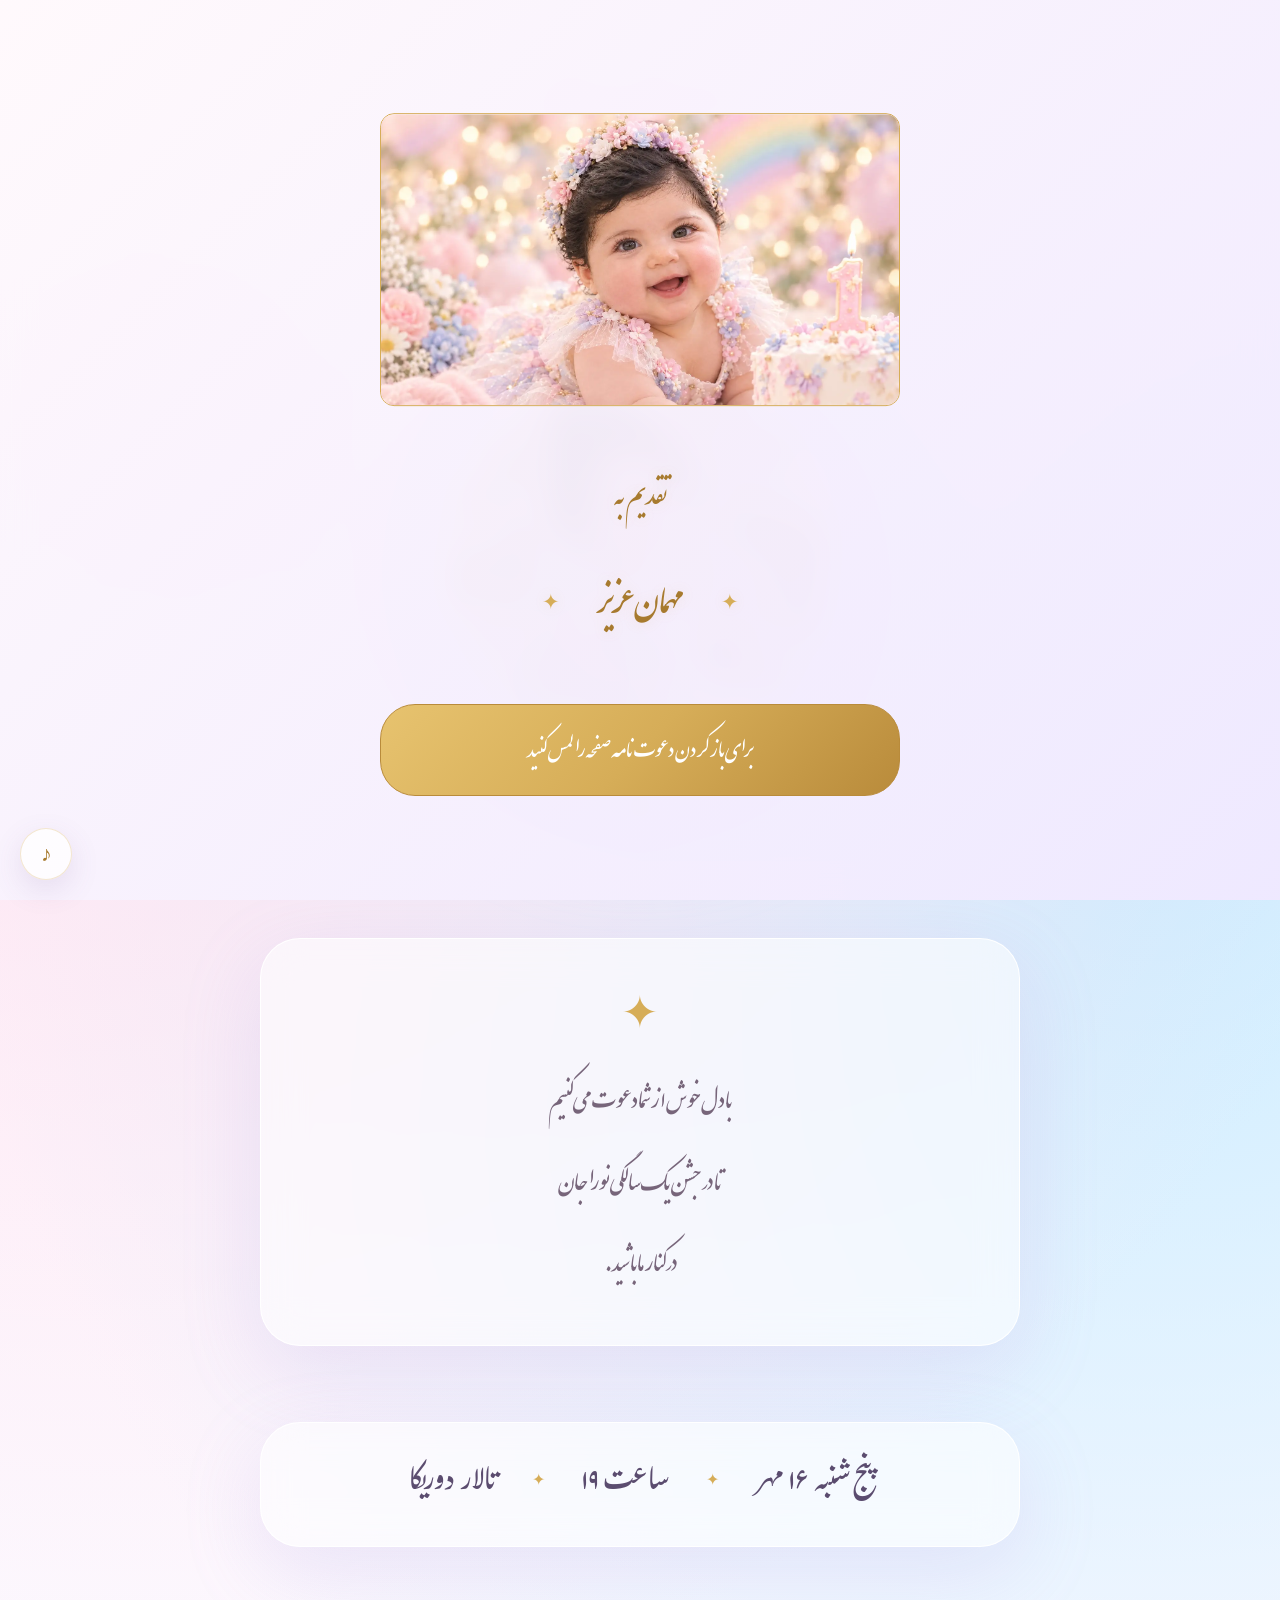
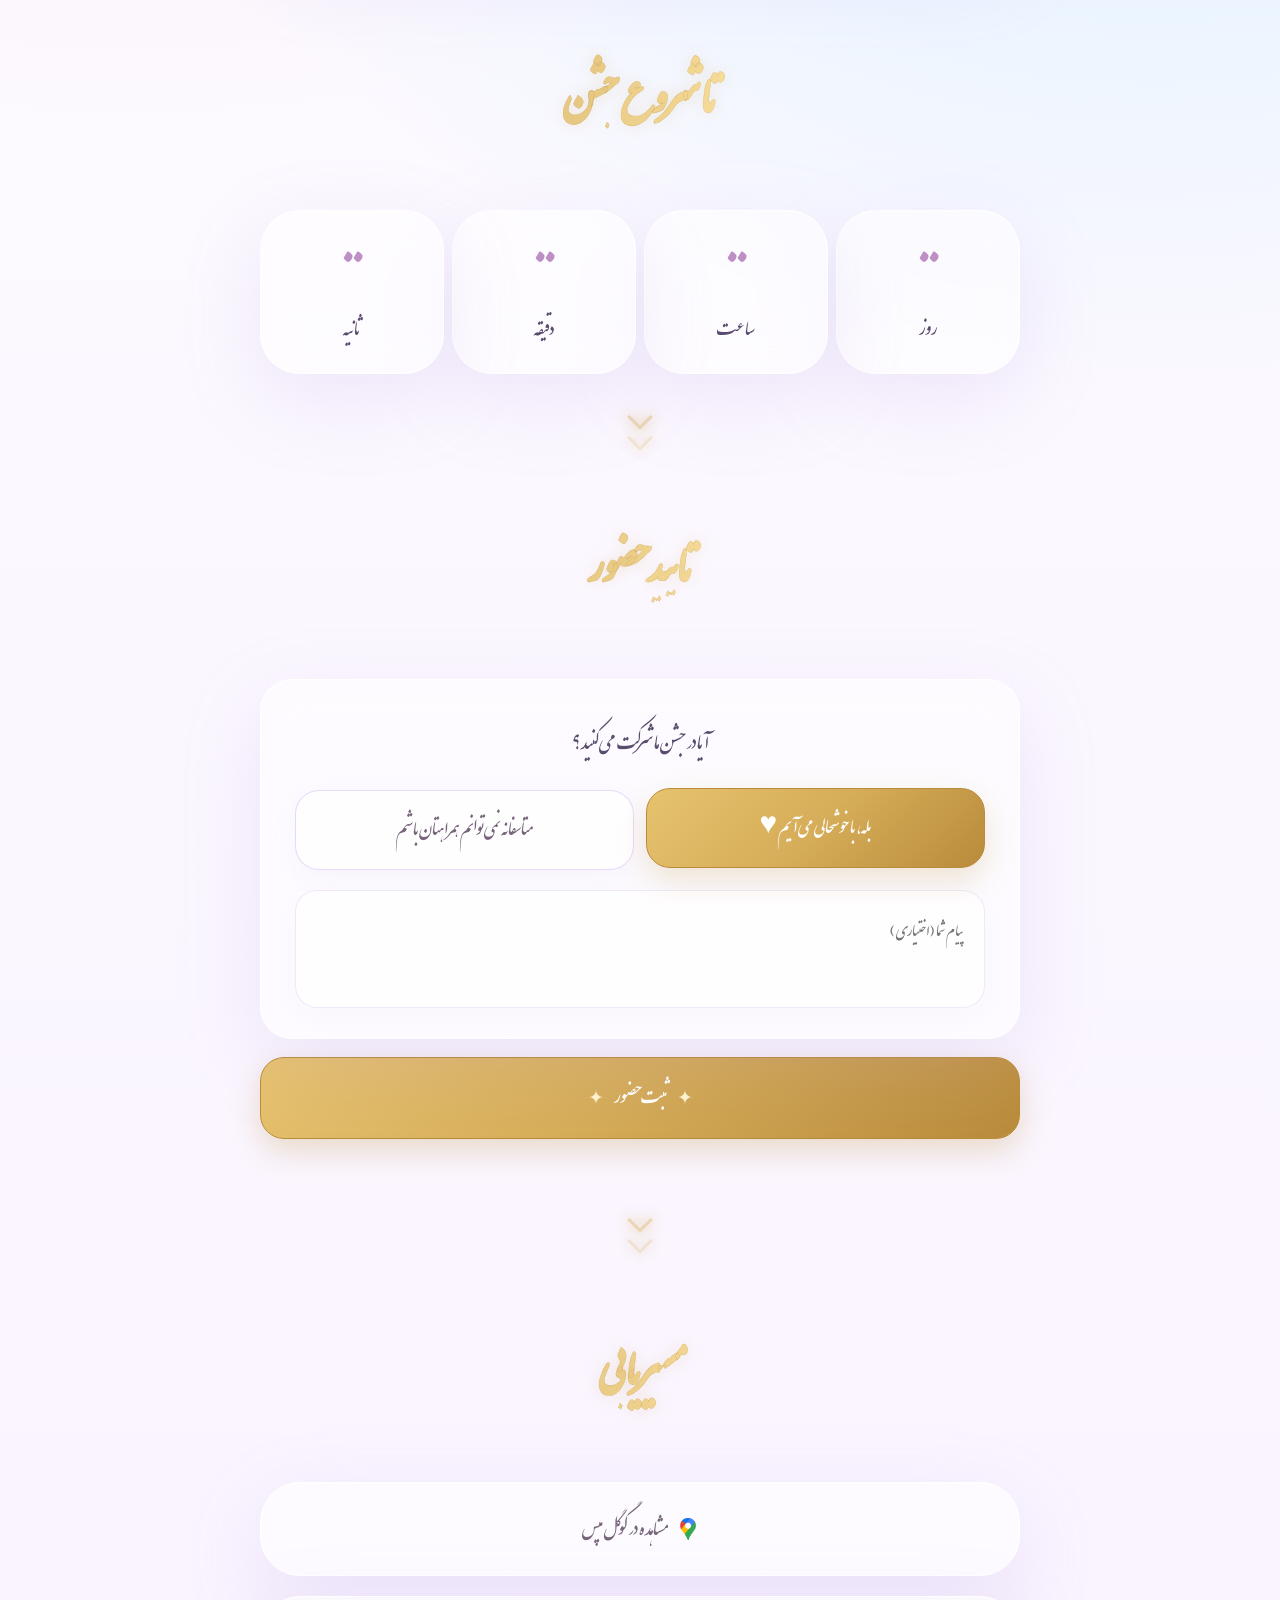
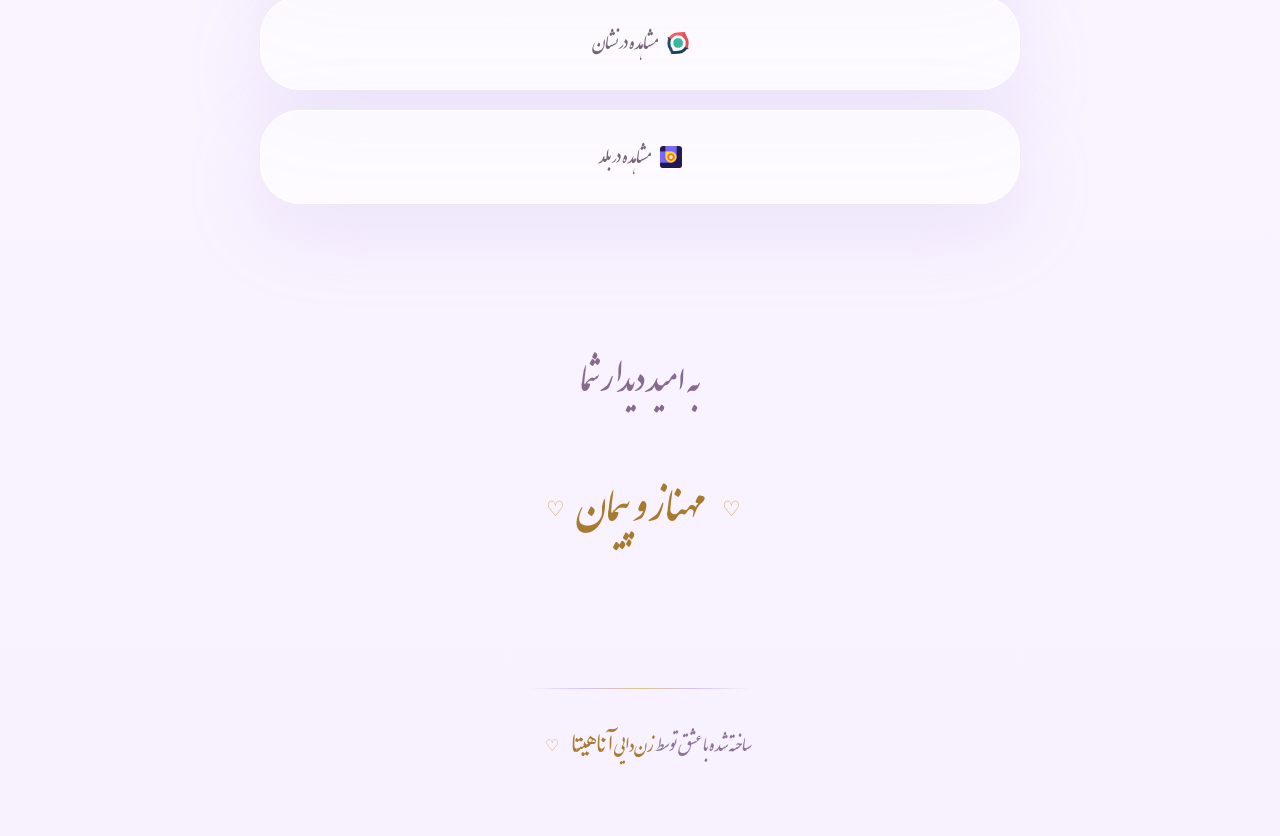
<file: index.html>
<!DOCTYPE html>
<html lang="fa" dir="rtl">
<head>
  <link rel="preconnect" href="https://noora.thisisanahita.workers.dev" crossorigin>
  <link rel="dns-prefetch" href="//noora.thisisanahita.workers.dev">
<meta charset="UTF-8">
<meta name="viewport" content="width=device-width, initial-scale=1.0">
<title>کارت دعوت جشن تولد نورا جان</title>
<link rel="canonical" href="https://aanaahitaa.github.io/Noora/">
<meta name="description" content="دعوت‌نامه جشن اولین سال تولد نورا جان؛ پنج‌شنبه ۱۶ مهر، ساعت ۱۹.">
<meta property="og:title" content="دعوت‌نامه جشن تولد یک‌سالگی نورا جان">
<meta property="og:description" content="دعوت‌نامه جشن اولین سال تولد نورا جان؛ پنج‌شنبه ۱۶ مهر، ساعت ۱۹.">
<meta property="og:image" content="https://aanaahitaa.github.io/Noora/assets/noora-cover.webp">
<meta property="og:image:width" content="1200"><meta property="og:image:height" content="630"><meta property="og:image:type" content="image/webp"><meta property="og:url" content="https://aanaahitaa.github.io/Noora/"><meta property="og:type" content="website"><meta name="twitter:card" content="summary_large_image"><meta name="twitter:title" content="دعوت‌نامه جشن تولد یک‌سالگی نورا جان"><meta name="twitter:description" content="دعوت‌نامه جشن اولین سال تولد نورا جان؛ پنج‌شنبه ۱۶ مهر، ساعت ۱۹."><meta name="twitter:image" content="https://aanaahitaa.github.io/Noora/assets/noora-cover.webp">
<link rel="preload" href="assets/noora-cover.webp" as="image" fetchpriority="high">
<link rel="preload" href="assets/fonts/iran-nastaliq.ttf" as="font" type="font/ttf" fetchpriority="high">
<link rel="stylesheet" href="css/style.css">
<link rel="stylesheet" href="css/event-font.css">
<style>
.guest-name-modal{position:fixed;inset:0;z-index:10020;display:flex;align-items:center;justify-content:center;padding:22px;background:rgba(55,40,70,.28);backdrop-filter:blur(8px);-webkit-backdrop-filter:blur(8px);opacity:0;visibility:hidden;pointer-events:none;transition:opacity .22s ease,visibility .22s ease}
.guest-name-modal.show{opacity:1;visibility:visible;pointer-events:auto}
.guest-name-card{width:min(92vw,430px);padding:28px 24px 24px;border-radius:28px;background:rgba(255,252,255,.97);border:1px solid rgba(255,255,255,.9);box-shadow:0 30px 90px rgba(80,55,95,.28);text-align:center;transform:translateY(12px) scale(.97);transition:transform .22s ease}
.guest-name-modal.show .guest-name-card{transform:translateY(0) scale(1)}
.guest-name-icon{font-size:38px;line-height:1;margin-bottom:12px;color:#a77a2e}.guest-name-title{font-size:23px;color:#5b4c6f;line-height:1.7;margin-bottom:8px}.guest-name-text{font-size:16px;color:#8b719b;line-height:1.9;margin-bottom:14px}
.guest-name-input{width:100%;box-sizing:border-box;border:1px solid #b69ae855;border-radius:16px;background:#fff;color:#5b4c6f;font:inherit;font-size:18px;line-height:1.5;text-indent:0;outline:none;direction:rtl;text-align:right;overflow:visible;height:58px;min-height:58px;padding:8px 14px}.guest-name-input::placeholder{color:#8b719b;opacity:.72;line-height:1.5;padding-inline-start:0;transform:none}.guest-name-input:focus{border-color:#b69ae8;box-shadow:0 0 0 4px #b9a7e81c}
.guest-name-actions{display:flex;justify-content:center;gap:10px;margin-top:16px;direction:rtl}.guest-name-actions button{width:auto!important;min-width:118px;border:0;border-radius:18px;padding:10px 16px;font:inherit;font-size:16px;cursor:pointer}.guest-name-confirm{color:white;background:linear-gradient(135deg,#b9a7e8,#d8a8d0)}.guest-name-skip{color:#5b4c6f;background:linear-gradient(135deg,#e5dfea,#c9bed2)}.guest-name-error{margin-top:10px;color:#a05a5a;font-size:14px;line-height:1.7}
@media(max-width:600px){.guest-name-title{font-size:21px}.guest-name-text{font-size:15px}.guest-name-input{font-size:17px;line-height:2.4;padding:24px 32px 20px;min-height:78px}}@media(prefers-reduced-motion:reduce){.guest-name-modal,.guest-name-card{transition:none}}
</style><style>.rsvp-toast-backdrop{position:fixed;inset:0;background:rgba(40,28,48,.28);backdrop-filter:blur(3px);-webkit-backdrop-filter:blur(3px);opacity:0;visibility:hidden;pointer-events:none;z-index:9998;transition:opacity .3s ease,visibility .3s ease}.rsvp-toast-backdrop.show{opacity:1;visibility:visible;pointer-events:auto}.rsvp-toast{position:fixed;right:50%;bottom:28px;transform:translate(50%,30px);width:min(92%,520px);padding:16px 22px;border-radius:18px;background:rgba(255,255,255,.96);color:#6f526e;text-align:center;font-size:21px;line-height:1.9;box-shadow:0 14px 40px rgba(70,45,75,.28);border:1px solid rgba(214,173,88,.28);opacity:0;pointer-events:none;z-index:9999;transition:opacity .35s ease,transform .35s ease;backdrop-filter:blur(12px);-webkit-backdrop-filter:blur(12px)}.rsvp-toast.show{opacity:1;transform:translate(50%,0)}.rsvp-toast::after{content:"";display:block;position:absolute;right:0;bottom:0;height:3px;width:100%;border-radius:0 0 18px 18px;background:linear-gradient(90deg,#b98b3b,#e7c36f);transform-origin:right;animation:rsvpToastProgress 5s linear forwards}.rsvp-toast-close{position:absolute;top:7px;left:9px;width:28px;height:28px;border:0;background:transparent;color:#9a8197;font:20px/1 Arial,sans-serif;cursor:pointer;padding:0}.rsvp-toast-close:hover{color:#6f526e}@keyframes rsvpToastProgress{from{transform:scaleX(1)}to{transform:scaleX(0)}}@media(max-width:600px){.rsvp-toast{bottom:20px;font-size:18px;padding:15px 38px 15px 28px}}</style>
</head>
<body>
<div class="rsvp-toast-backdrop" id="rsvpToastBackdrop" aria-hidden="true"></div>
<audio id="music" preload="auto" playsinline><source src="assets/music/birthday.mp3" type="audio/mpeg"></audio>
<div class="music-gate" id="musicGate"><div class="music-gate-card"><div class="envelope-scene" id="envelopeScene"><div class="invitation-card"><img src="assets/noora-cover.webp" alt="کارت دعوت نورا" decoding="async" fetchpriority="high"></div></div><div class="music-dedication">تقدیم به</div><div class="music-greeting" id="musicGreeting"><span>✦</span><span class="greeting-text" data-guest-name>مهمان عزیز</span><span>✦</span></div><div class="music-instruction"></div><button class="music-enter" id="musicEnter" type="button">برای باز کردن دعوت‌نامه صفحه را لمس کنید</button></div></div>
<button class="music-btn" id="musicBtn" onclick="toggleMusic()" aria-label="پخش یا توقف موسیقی"><span class="music-note">♪</span></button>
<section class="hero reveal"><div class="section-inner"><div class="hero-small-title">به مناسبت نخستین سال زندگی</div><h1 class="hero-title">نورا جان</h1><div class="photo-frame" aria-label="تصویر نورا"><div class="photo-glow"></div><div class="photo-inner"><img src="assets/noora-main.webp" alt="Noora" loading="lazy" decoding="async"></div><span class="photo-star star-one">✦</span><span class="photo-star star-two">✧</span><span class="photo-star star-three">✦</span></div><div class="scroll-hint"><div class="scroll-arrow"><i></i><i></i></div></div></div></section>
<div class="scroll-down"><div class="scroll-circle">⇣</div></div>
<section class="reveal"><div class="quote-card"><span class="quote-mark">✦</span><p class="quote-text">با دل خوش از شما دعوت می‌کنیم<br>تا در جشن یک‌سالگی نورا جان<br>در کنار ما باشید.</p></div></section>
<section class="reveal"><div class="glass-card event-card"><div class="event-item">پنج‌شنبه ۱۶ مهر</div><span class="event-divider">✦</span><div class="event-item">ساعت ۱۹</div><span class="event-divider">✦</span><div class="event-item">تالار دوریکا</div></div></section>
<section class="reveal"><h2 class="section-title">تا شروع جشن</h2><div class="countdown"><div class="glass-card time-box"><strong id="day">۰۰</strong><span>روز</span></div><div class="glass-card time-box"><strong id="hour">۰۰</strong><span>ساعت</span></div><div class="glass-card time-box"><strong id="minute">۰۰</strong><span>دقیقه</span></div><div class="glass-card time-box"><strong id="second">۰۰</strong><span>ثانیه</span></div></div></section>
<div class="section-scroll" aria-hidden="true"><div class="scroll-arrow" aria-hidden="true"><i></i><i></i></div></div>
<section class="reveal"><h2 class="section-title">تایید حضور</h2><div class="glass-card rsvp-form"><div class="rsvp-question">آیا در جشن ما شرکت می‌کنید؟</div><div class="attendance-options" role="group" aria-label="تایید حضور"><button type="button" class="attendance-option is-selected" data-attendance="yes">بله، با خوشحالی می‌آیم <span>♥️</span></button><button type="button" class="attendance-option" data-attendance="no">متأسفانه نمی‌توانم همراهتان باشم</button></div><textarea id="guestMessage" placeholder="پیام شما (اختیاری)" aria-label="پیام شما"></textarea></div><button type="button" class="glass-button rsvp-submit" id="rsvpSubmit"><span>✦</span> ثبت حضور <span>✦</span></button><div class="rsvp-feedback" id="rsvpFeedback" aria-live="polite"></div></section>
<div class="section-scroll" aria-hidden="true"><div class="scroll-arrow" aria-hidden="true"><i></i><i></i></div></div>
<section class="reveal"><h2 class="section-title">مسیریابی</h2><div class="buttons"><a class="glass-button" href="https://maps.app.goo.gl/fr6qwoFRzFqAugk98" target="_blank"><img src="assets/icons/g.png" alt="" loading="lazy" decoding="async">مشاهده در گوگل مپس</a><a class="glass-button" href="https://nshn.ir/2e_bf-IH5x5Y4D" target="_blank"><img src="assets/icons/n.png" alt="" loading="lazy" decoding="async">مشاهده در نشان</a><a class="glass-button" href="https://balad.ir/p/7ahglm8ucy5Qjp" target="_blank"><img src="assets/icons/b.png" alt="" loading="lazy" decoding="async">مشاهده در بلد</a></div></section>
<footer>به امید دیدار شما<br><span class="footer-names"><span class="footer-heart">♡</span> مهناز و پیمان <span class="footer-heart">♡</span></span><div class="footer-divider"></div><div class="note"> ساخته شده  با عشق توسط <a class="signature-anahita" href="https://t.me/ThisIsAnahita" target="_blank" rel="noopener noreferrer">زن‌دایی <span class="signature-name">آناهیتا</span> <span class="footer-heart">♡</span></a></div></footer><div class="rsvp-toast" id="rsvpToast" role="status" aria-live="polite"></div><div class="guest-name-modal" id="guestNameModal" role="dialog" aria-modal="true"><div class="guest-name-card"><div class="guest-name-icon">✦</div><div class="guest-name-title">شما با لینک مهمان وارد شده‌اید.</div><div class="guest-name-text">لطفاً نامتان را وارد کنید تا پاسخ شما ثبت شود.</div><input id="guestNameModalInput" class="guest-name-input" type="text" maxlength="80" placeholder="نام و نام خانوادگی شما" autocomplete="name"><div id="guestNameModalError" class="guest-name-error" hidden></div><div class="guest-name-actions"><button type="button" id="guestNameModalSkip" class="guest-name-skip">انصراف</button><button type="button" id="guestNameModalConfirm" class="guest-name-confirm">ثبت نام و ادامه</button></div></div></div>
<script src="js/config.js"></script><script src="js/script.js"></script>
</body></html>
</file>
<file: css/style.css>
:root{--sky:#dff6ff;--baby-blue:#bfe8ff;--cloud:#fff;--pink:#ffd9eb;--pink-soft:#ffeaf4;--lavender:#eadcff;--pearl:#fffdfd;--text:#77657a;--accent:#b69ae8;--unicorn-pink:#f4b7d4;--unicorn-blue:#a9d8e8;--unicorn-purple:#b9a7e8;--unicorn-dark:#5b4c6f;--gold:#d6ad58;--gold-light:#ffe7a6;--gold-deep:#a77a2e;--shadow:0 25px 80px rgba(180,150,220,.18)}*{margin:0;padding:0;box-sizing:border-box}html{scroll-behavior:smooth}body{min-height:100vh;color:var(--text);background:radial-gradient(circle at 10% 10%,rgba(255,217,235,.8),transparent 35%),radial-gradient(circle at 90% 20%,rgba(191,232,255,.8),transparent 35%),linear-gradient(180deg,#fff,#f8f1ff);font-size:20px}@font-face{font-family:"NooraNastaliq";src:url("../assets/fonts/iran-nastaliq.ttf") format("truetype");font-weight:normal;font-style:normal;font-display:swap}@font-face{font-family:"Gulzar";src:url("../assets/fonts/Gulzar-Regular.ttf") format("truetype");font-weight:400;font-style:normal;font-display:swap}body,button,input,textarea,select{font-family:"NooraNastaliq",serif;font-feature-settings:"rlig" 1,"calt" 1,"liga" 1,"kern" 1;font-kerning:normal;font-variant-ligatures:contextual common-ligatures;letter-spacing:0;-webkit-font-feature-settings:"rlig" 1,"calt" 1,"liga" 1,"kern" 1;-webkit-font-kerning:normal;-webkit-font-smoothing:antialiased;text-rendering:optimizeLegibility}button,input,textarea{font-size:inherit}section{min-height:100vh;padding:80px 20px;display:flex;flex-direction:column;justify-content:center;align-items:center}.hero{min-height:100svh;padding:24px 20px 28px;overflow:hidden}.hero .section-inner{display:flex;flex-direction:column;align-items:center;justify-content:center;min-height:calc(100svh - 52px)}.section-inner{text-align:center;width:100%}.reveal{opacity:0;transform:translateY(50px);transition:1s ease}.reveal.show{opacity:1;transform:none}.hero-small-title{font-size:40px;color:#9b7c9e}.hero-title,.section-title{background:linear-gradient(105deg,var(--gold-deep) 0%,var(--gold-light) 28%,#fff1b9 43%,var(--gold) 58%,var(--gold-deep) 100%);background-size:220% auto;color:transparent;-webkit-background-clip:text;background-clip:text;text-shadow:0 0 22px rgba(214,173,88,.2);animation:goldShine 5s linear infinite}.hero-title{font-size:110px;line-height:1.15;margin-top:-4px}.section-title{display:block;width:max-content;max-width:calc(100vw - 64px);padding-inline:24px;overflow:visible;font-size:65px;line-height:1.8;margin:0 auto 35px;text-align:center;white-space:nowrap}.photo-frame{position:relative;width:clamp(280px,58vh,430px);aspect-ratio:.85;margin:14px auto 4px;display:flex;align-items:center;justify-content:center;opacity:0;transform:translateY(28px) scale(.96);animation:heroPhotoIn 1.5s cubic-bezier(.2,.75,.25,1) .35s forwards}.photo-glow{position:absolute;width:140%;height:140%;border-radius:50%;background:radial-gradient(circle,#fff,rgba(255,217,235,.8) 30%,rgba(191,232,255,.7) 55%,transparent 75%);filter:blur(40px);animation:unicornGlow 5s infinite}.photo-inner{width:82%;height:82%;border-radius:50%;overflow:hidden;border:14px solid rgba(255,255,255,.95);box-shadow:0 0 0 4px rgba(234,220,255,.9),0 30px 100px rgba(160,130,200,.3);z-index:2}.photo-inner img{width:100%;height:100%;object-fit:cover;animation:photoBreath 5s ease-in-out 1.8s infinite}.photo-frame::before{content:"";position:absolute;width:90%;height:90%;border-radius:50%;border:3px solid rgba(255,255,255,.8);animation:ring 3s infinite}.photo-star{position:absolute;color:white;text-shadow:0 0 15px #f2b6dc,0 0 25px rgba(255,231,166,.45);z-index:5}.star-one{top:10%;right:5%;font-size:38px;animation:starFloatOne 3.8s ease-in-out infinite}.star-two{bottom:18%;left:0;font-size:56px;animation:starFloatTwo 4.6s ease-in-out -.8s infinite}.star-three{top:40%;left:5%;font-size:28px;animation:starFloatThree 3.2s ease-in-out -1.3s infinite}.quote-card,.glass-card{width:min(92%,760px);background:rgba(255,255,255,.55);backdrop-filter:blur(20px);border-radius:40px;border:1px solid rgba(255,255,255,.95);padding:40px;box-shadow:var(--shadow);text-align:center}.quote-text{font-size:32px;line-height:2}.quote-mark{font-size:45px;color:var(--gold)}.event-card{display:flex;align-items:center;justify-content:center;gap:26px;min-height:125px;padding:28px 40px}.event-item{font-size:31px;color:var(--unicorn-dark);white-space:nowrap}.event-divider{font-size:18px;color:var(--gold)}.countdown{width:min(92%,760px);display:flex;gap:14px;justify-content:center;flex-wrap:wrap}.time-box{width:135px;min-width:125px;padding:20px 14px}.time-box strong{display:block;font-size:58px;line-height:1.1;color:#bd8fc5}.time-box span{display:block;margin-top:12px;font-size:25px;color:var(--unicorn-dark)}.rsvp-form{display:flex;flex-direction:column;gap:20px;padding:36px 34px}.rsvp-question,.guest-count-title{font-size:29px;color:var(--unicorn-dark);text-align:center}.attendance-options{display:grid;grid-template-columns:1fr 1fr;gap:12px}.attendance-option{min-height:68px;padding:12px 18px;border:1.5px solid rgba(182,154,232,.35);border-radius:24px;background:rgba(255,255,255,.62);color:var(--text);font-size:23px;cursor:pointer;transition:.3s;box-shadow:0 8px 25px rgba(180,150,220,.08)}.attendance-option.is-selected{color:white;border-color:transparent;background:linear-gradient(135deg,#b9a7e8,#e6a9cf);box-shadow:0 12px 30px rgba(182,154,232,.25);transform:translateY(-2px)}.guest-count-wrap{transition:.3s}.guest-count{display:grid;grid-template-columns:repeat(5,1fr);gap:10px;margin-top:12px}.guest-count-btn{width:100%;aspect-ratio:1;border:1.5px solid rgba(182,154,232,.4);border-radius:50%;background:rgba(255,255,255,.58);color:var(--unicorn-dark);font-size:38px;cursor:pointer;transition:.3s;box-shadow:0 8px 22px rgba(180,150,220,.08)}.guest-count-btn:hover{transform:translateY(-3px);border-color:var(--unicorn-purple)}.guest-count-btn.is-selected{color:white;border-color:transparent;background:linear-gradient(145deg,#a995df,#e7a9cb);box-shadow:0 10px 25px rgba(185,167,232,.4);transform:scale(1.06)}input,textarea,select{padding:18px;border:1px solid rgba(182,154,232,.18);border-radius:25px;background:rgba(255,255,255,.72);outline:none;font-size:25px;color:var(--text)}input:focus,textarea:focus{border-color:rgba(185,167,232,.65);box-shadow:0 0 0 4px rgba(185,167,232,.12)}textarea{height:130px;resize:vertical}.rsvp-submit{width:100%;border:none!important;cursor:pointer;background:linear-gradient(135deg,#b9a7e8,#e6a9cf)!important;color:#fff!important;font-size:27px!important}.rsvp-submit span{font-family:Arial,sans-serif;font-size:19px;color:#ffe8a8}.rsvp-feedback{min-height:30px;text-align:center;font-size:20px;color:#8b719b}.rsvp-form.is-declined .guest-count-wrap{opacity:.4;pointer-events:none}.buttons{width:min(92%,760px);display:flex;flex-direction:column;gap:20px}.glass-button{display:flex;align-items:center;justify-content:center;gap:10px;padding:18px 35px;border-radius:40px;background:rgba(255,255,255,.65);border:1px solid white;text-decoration:none;color:#77657a;font-size:25px;box-shadow:var(--shadow);transition:.3s}.glass-button:hover{transform:translateY(-5px)}.glass-button img{width:22px;height:22px;object-fit:contain}.music-gate{position:fixed;inset:0;z-index:2000;display:flex;align-items:center;justify-content:center;padding:24px;background:linear-gradient(135deg,rgba(255,249,252,.97),rgba(239,232,255,.97));backdrop-filter:blur(16px);transition:opacity .8s,visibility .8s}.music-gate.is-hidden{opacity:0;visibility:hidden;pointer-events:none}.music-gate-card{width:min(92vw,720px);text-align:center}.envelope-scene{position:relative;width:min(92vw,580px);height:430px;margin:0 auto 8px;perspective:1200px}.envelope-shadow{position:absolute;left:8%;right:8%;bottom:25px;height:45px;border-radius:50%;background:rgba(126,96,150,.22);filter:blur(18px)}.envelope{position:absolute;left:50%;top:50%;width:min(88vw,540px);height:min(62vw,350px);max-height:350px;transform:translate(-50%,-50%);filter:drop-shadow(0 28px 35px rgba(125,95,155,.25));}.envelope-back,.envelope-pocket{position:absolute;inset:0;border-radius:12px 12px 18px 18px;background:linear-gradient(145deg,#fffdfd,#f4eaff);border:1px solid rgba(214,173,88,.42)}.envelope-pocket{z-index:4;clip-path:polygon(0 25%,50% 62%,100% 25%,100% 100%,0 100%);background:linear-gradient(145deg,#f7eefe,#fffdfd)}.envelope-flap{position:absolute;left:0;top:0;width:100%;height:100%;z-index:5;clip-path:polygon(0 0,100% 0,50% 62%);transform-origin:50% 0;background:linear-gradient(150deg,#eadcff,#fff8fc 48%,#f5ddec);border-top:1px solid rgba(255,255,255,.9);transition:transform 1s cubic-bezier(.2,.8,.2,1),z-index .1s .35s}.invitation-card{position:absolute;z-index:3;left:7%;right:7%;bottom:7%;height:88%;overflow:hidden;border-radius:10px;background:#fff;box-shadow:0 12px 30px rgba(110,80,140,.18);transition:transform 1s cubic-bezier(.2,.8,.2,1),bottom 1s cubic-bezier(.2,.8,.2,1)}.invitation-card img{width:100%;height:100%;display:block;object-fit:cover}.envelope-seal{position:absolute;z-index:7;left:50%;top:51%;transform:translate(-50%,-50%);width:70px;height:70px;border-radius:50%;display:flex;align-items:center;justify-content:center;background:radial-gradient(circle at 35% 30%,#f5c7de,#b88fce 75%);color:#ffe8a8;border:4px solid rgba(255,255,255,.75);box-shadow:0 8px 20px rgba(140,95,155,.25);font-size:30px;transition:opacity .25s,transform .5s}.music-greeting{margin-top:8px;font-size:38px;color:var(--gold-deep);text-shadow:0 0 18px rgba(214,173,88,.18)}.music-instruction{margin-top:10px;font-size:26px;line-height:2;color:var(--unicorn-dark)}.music-enter{margin-top:18px;padding:14px 30px;border:1px solid rgba(214,173,88,.45);border-radius:35px;background:linear-gradient(135deg,#b9a7e8,#e6a9cf);color:#fff;font-size:24px;cursor:pointer;box-shadow:0 12px 35px rgba(185,167,232,.3);transition:transform .25s,box-shadow .25s}.music-enter:hover{transform:translateY(-3px);box-shadow:0 16px 40px rgba(185,167,232,.4)}.music-enter span{color:#ffe8a8;margin:0 8px}.envelope-scene.is-opening .envelope-flap{transform:rotateX(175deg);z-index:2}.envelope-scene.is-opening .invitation-card{transform:translateY(-190px) scale(1.04);bottom:4%;z-index:6}.envelope-scene.is-opening .envelope-seal{opacity:0;transform:translate(-50%,-50%) scale(.6)}.envelope-scene.is-opening{animation:sceneLift 1.1s ease forwards}.music-btn{position:fixed;bottom:25px;left:25px;width:65px;height:65px;border-radius:50%;border:none;background:rgba(255,255,255,.8);font-size:28px;z-index:999;box-shadow:var(--shadow);animation:pulse 3s infinite}footer{font-size:55px;text-align:center;padding:80px 20px;color:#876b8f}@keyframes heroPhotoIn{to{opacity:1;transform:translateY(0) scale(1)}}@keyframes photoBreath{0%,100%{transform:scale(1);filter:brightness(1);opacity:1}50%{transform:scale(1.018);filter:brightness(1.035);opacity:.92}}@keyframes scrollHintIn{to{opacity:1}}@keyframes scrollArrow{0%,100%{transform:translateY(0) rotate(45deg);opacity:.45}50%{transform:translateY(6px) rotate(45deg);opacity:1}}@keyframes goldShine{0%{background-position:200% center}100%{background-position:-20% center}}@keyframes unicornGlow{50%{transform:scale(1.12);opacity:1}}@keyframes ring{50%{opacity:.3}}@keyframes starFloatOne{0%,100%{transform:translate(0,0) rotate(-8deg) scale(1)}50%{transform:translate(8px,-18px) rotate(9deg) scale(1.12)}}@keyframes starFloatTwo{0%,100%{transform:translate(0,0) rotate(8deg) scale(1)}50%{transform:translate(-12px,-10px) rotate(-12deg) scale(.9)}}@keyframes starFloatThree{0%,100%{transform:translate(0,0) rotate(-5deg) scale(1)}50%{transform:translate(10px,-22px) rotate(14deg) scale(1.18)}}@keyframes pulse{50%{transform:scale(1.1)}}@keyframes sceneLift{50%{transform:translateY(-8px)}100%{transform:translateY(0)}}
@media(max-width:600px){body{font-size:18px}.hero{padding:18px 14px 22px}.hero .section-inner{min-height:calc(100svh - 40px)}.hero-title{font-size:75px;line-height:1.12}.photo-frame{width:clamp(250px,58vh,350px);margin-top:8px}.hero-small-title{font-size:31px}.hero-small-title{font-size:31px}.section-title{font-size:45px;max-width:calc(100vw - 36px);padding-inline:14px;line-height:1.9;margin-bottom:30px}.quote-text{font-size:25px}.quote-card,.glass-card{width:min(94%,760px);padding:28px 18px}.event-card{gap:10px;padding:24px 12px}.event-item{font-size:22px}.event-divider{font-size:13px}.time-box{width:125px;min-width:115px;padding:17px 10px}.time-box strong{font-size:52px}.time-box span{font-size:23px}.rsvp-form{padding:28px 18px}.attendance-options{grid-template-columns:1fr}.attendance-option{font-size:21px}.guest-count{gap:7px}.guest-count-btn{font-size:34px}.rsvp-question,.guest-count-title{font-size:25px}input,textarea,select{font-size:23px}.rsvp-submit{font-size:25px!important}.buttons{width:min(94%,760px)}.glass-button{font-size:23px;padding:17px 22px}.music-gate{padding:18px}.envelope-scene{height:310px;width:min(94vw,540px)}.envelope{height:min(58vw,300px)}.invitation-card{left:4%;right:4%;height:86%}.envelope-scene.is-opening .invitation-card{transform:translateY(-135px) scale(1.02)}.envelope-seal{width:58px;height:58px;font-size:25px}.music-greeting{font-size:31px}.music-instruction{font-size:21px;line-height:1.9}.music-enter{font-size:21px;padding:13px 20px}footer{font-size:45px}}

/* Hero refinements */
.hero{min-height:100svh;padding:24px 20px 28px;overflow:hidden}
.hero .section-inner{display:flex;flex-direction:column;align-items:center;justify-content:center;min-height:calc(100svh - 52px)}
.hero-title{line-height:1.15;margin-top:-4px}
.photo-frame{width:clamp(280px,58vh,430px);margin:14px auto 4px;opacity:0;transform:translateY(28px) scale(.96);animation:heroPhotoIn 1.5s cubic-bezier(.2,.75,.25,1) .35s forwards}
.photo-inner img{animation:photoBreath 5s ease-in-out 1.8s infinite}
.scroll-hint{position:relative;margin-top:10px;width:34px;height:48px;display:flex;align-items:center;justify-content:center;opacity:0;animation:scrollHintIn 1s ease 1.65s forwards;cursor:pointer}
.scroll-arrow{width:24px;height:38px;position:relative;display:flex;flex-direction:column;align-items:center;gap:3px}
.scroll-arrow i{display:block;width:9px;height:9px;border-right:2px solid var(--gold-deep);border-bottom:2px solid var(--gold-deep);transform:rotate(45deg);animation:scrollArrow 1.5s ease-in-out infinite}
.scroll-arrow i:nth-child(2){animation-delay:.18s;opacity:.55}
.scroll-down{display:none}
@keyframes heroPhotoIn{to{opacity:1;transform:translateY(0) scale(1)}}
@keyframes photoBreath{0%,100%{transform:scale(1);filter:brightness(1);opacity:1}50%{transform:scale(1.018);filter:brightness(1.035);opacity:.92}}
@keyframes scrollHintIn{to{opacity:1}}
@keyframes scrollArrow{0%,100%{transform:translateY(0) rotate(45deg);opacity:.45}50%{transform:translateY(6px) rotate(45deg);opacity:1}}
@media(max-width:600px){
.hero{padding:18px 14px 22px}
.hero .section-inner{min-height:calc(100svh - 40px)}
.hero-title{font-size:75px;line-height:1.12}
.photo-frame{width:clamp(250px,58vh,350px);margin-top:8px}
}

/* Final hero image sizing */
.photo-frame{
  aspect-ratio:1;
}
.photo-inner{
  width:100%;
  height:100%;
  border-width:12px;
}
@media(max-width:600px){
  .photo-inner{border-width:10px}
}

/* Final visual polish */
html,body{max-width:100%;overflow-x:hidden}
section{min-height:auto;padding:62px 20px}
.hero{min-height:100svh;padding:18px 20px 24px}
.hero .section-inner{min-height:calc(100svh - 42px)}
.hero-small-title{margin-bottom:12px}
.hero-title{margin-bottom:10px}
.section-title{
  -webkit-text-fill-color:transparent;
  -webkit-background-clip:text;
  background-clip:text;
  background-image:linear-gradient(255deg,var(--gold-deep) 0%,var(--gold-light) 24%,#fff4c7 40%,var(--gold) 58%,var(--gold-deep) 82%);
  background-size:240% auto;
  text-shadow:0 0 16px rgba(214,173,88,.16);
  -webkit-text-stroke:.2px rgba(167,122,46,.35);
  animation:goldShineRTL 5s linear infinite;
}
.hero-title{
  -webkit-text-fill-color:transparent;
  -webkit-background-clip:text;
  background-clip:text;
  background-image:linear-gradient(255deg,var(--gold-deep) 0%,var(--gold-light) 24%,#fff4c7 40%,var(--gold) 58%,var(--gold-deep) 82%);
  background-size:240% auto;
  animation:goldShineRTL 5s linear infinite;
}
@keyframes goldShineRTL{0%{background-position:220% center}100%{background-position:-20% center}}
.photo-frame{aspect-ratio:1;width:clamp(270px,52vh,400px);margin:22px auto 0}
.photo-inner{width:100%;height:100%;border-width:10px}
.photo-inner img{object-fit:cover}
.section-scroll{height:42px;display:flex;align-items:center;justify-content:center;color:var(--gold-deep);font-family:Arial,sans-serif;font-size:24px;opacity:.7;animation:sectionScroll 1.7s ease-in-out infinite}
@keyframes sectionScroll{0%,100%{transform:translateY(0);opacity:.45}50%{transform:translateY(7px);opacity:1}}
.glass-button{font-size:29px;padding:18px 35px}
.attendance-option{font-size:26px}
.guest-count-btn{font-size:42px}
.rsvp-submit{font-size:30px!important}
.music-enter{font-size:27px}
.music-enter span{display:none}
.music-greeting{display:flex;align-items:center;justify-content:center;gap:14px}
.music-greeting span{font-family:Arial,sans-serif;font-size:24px;color:var(--gold)}
.envelope-scene.is-opening .invitation-card{transform:translateY(0) scale(1);bottom:7%;animation:invitationFadeIn 1.1s ease forwards}
@keyframes invitationFadeIn{0%{opacity:.25;filter:blur(8px);transform:scale(.96)}100%{opacity:1;filter:blur(0);transform:scale(1)}}
@media(max-width:600px){
  section{padding:46px 14px}
  .hero{padding:12px 12px 18px}
  .hero .section-inner{min-height:calc(100svh - 30px)}
  .hero-small-title{font-size:30px;margin-bottom:16px;line-height:1.7}
  .hero-title{font-size:72px;margin-bottom:8px}
  .photo-frame{width:clamp(235px,52vh,330px);margin-top:20px}
  .section-title{font-size:43px;max-width:calc(100vw - 28px);padding-inline:8px;line-height:1.65;margin-bottom:22px}
  .glass-button{font-size:27px;padding:17px 18px}
  .attendance-option{font-size:24px}
  .guest-count-btn{font-size:38px}
  .rsvp-submit{font-size:28px!important}
  .music-enter{font-size:24px;padding:13px 20px}
  .section-scroll{height:32px;font-size:22px}
}


/* Final mobile-safe typography and intro */
html,body,#musicGate,.music-gate-card{width:100%;max-width:100%;overflow-x:hidden}
body{overflow-y:auto}
.music-gate{overflow:hidden}
.envelope-scene{width:min(86vw,520px);height:min(70vh,620px);max-width:100%;perspective:none}
.envelope{display:none!important}
.envelope-shadow{display:none!important}
.invitation-card{position:absolute;inset:0;width:100%;height:100%;left:auto;right:auto;bottom:auto;border-radius:24px;box-shadow:0 20px 60px rgba(110,80,140,.2);transform:none!important;transition:none!important;animation:none!important}
.invitation-card img{width:100%;height:100%;display:block;object-fit:contain;border-radius:24px}
.music-gate.is-leaving{animation:gateFadeOut .7s ease forwards;pointer-events:none}
.music-gate.is-leaving .music-gate-card{animation:gateContentFade .55s ease forwards}
@keyframes gateFadeOut{from{opacity:1}to{opacity:0;visibility:hidden}}
@keyframes gateContentFade{from{opacity:1;transform:scale(1)}to{opacity:0;transform:scale(.985)}}
.music-greeting{display:flex;align-items:center;justify-content:center;gap:16px;padding:0 12px}
.music-greeting>span{flex:0 0 auto;font-family:Arial,sans-serif;font-size:25px;color:var(--gold)}
.music-greeting .greeting-text{font-family:"NooraNastaliq",serif;font-size:40px;color:var(--gold-deep)}
.hero-title,.section-title{position:relative;z-index:3;overflow:visible!important;-webkit-text-stroke:.35px rgba(167,122,46,.38);padding:12px 20px 22px;box-sizing:border-box;text-shadow:0 0 16px rgba(214,173,88,.22);width:100%;max-width:100%}
.hero-title{font-size:112px;line-height:1.38;margin-top:0;margin-bottom:8px}
.section-title{font-size:68px;line-height:1.9;white-space:normal;margin-bottom:24px}
.hero-small-title{font-size:42px;line-height:1.9;padding-inline:8px}
.quote-text{font-size:35px;line-height:2.15;padding-inline:6px} .quote-text{font-size:38px}
.event-item{font-size:36px}
.event-card{gap:30px;overflow:visible}
.time-box span{font-size:27px}
.rsvp-question,.guest-count-title{font-size:32px}
.attendance-option{font-size:28px}
input,textarea,select{font-size:27px}
.glass-button{font-size:31px}
footer{font-size:58px;line-height:2}
@media(max-width:600px){
  .envelope-scene{width:min(88vw,420px);height:min(58vh,500px)}
  .invitation-card{border-radius:20px}
  .music-greeting{gap:10px;padding-inline:6px}
  .music-greeting>span{font-size:21px}
  .music-greeting .greeting-text{font-size:35px}
  .hero-title{font-size:78px;line-height:1.48;padding:12px 18px 24px}
  .hero-small-title{font-size:34px;line-height:1.95;padding-inline:8px}
  .section-title{font-size:49px;line-height:1.9;padding:12px 14px 22px}
  .quote-text{font-size:33px;line-height:2.2}
  .event-card{width:min(94%,760px);flex-direction:column;gap:4px;padding:28px 18px}
  .event-item{font-size:31px;line-height:1.95;white-space:normal}
  .event-divider{font-size:19px;line-height:1.2}
  .time-box span{font-size:26px}
  .rsvp-question,.guest-count-title{font-size:29px}
  .attendance-option{font-size:27px}
  input,textarea,select{font-size:25px}
  .glass-button{font-size:30px}
  footer{font-size:49px}
}


/* Latest intro + responsive layout */
.envelope-scene{
  width:min(86vw,520px);
  height:min(70vh,620px);
  max-width:100%;
  perspective:1200px;
}
.envelope{
  display:block!important;
}
.envelope-shadow{
  display:block!important;
}
.invitation-card{
  left:7%;
  right:7%;
  bottom:7%;
  height:88%;
  border-radius:10px;
  transform:translateY(0) scale(1)!important;
  transition:transform .9s cubic-bezier(.2,.8,.2,1),bottom .9s cubic-bezier(.2,.8,.2,1),opacity .9s ease!important;
  z-index:3;
}
.invitation-card img{object-fit:cover}
.envelope-scene.is-opening .invitation-card{
  transform:translateY(-105px) scale(1.03)!important;
  bottom:8%;
  z-index:6;
}
.envelope-scene.is-opening{
  animation:sceneLift .9s ease forwards;
}
.music-gate.is-leaving .music-gate-card{
  animation:introTextDown .7s cubic-bezier(.2,.8,.2,1) forwards;
}
.music-gate.is-leaving .music-greeting,
.music-gate.is-leaving .music-enter{
  transform:translateY(90px);
}
.music-greeting,.music-enter{
  transition:transform .7s cubic-bezier(.2,.8,.2,1);
}
@keyframes introTextDown{
  from{transform:translateY(0);opacity:1}
  to{transform:translateY(90px);opacity:0}
}
.music-enter{
  width:min(86vw,520px);
  max-width:100%;
  box-sizing:border-box;
}
.event-card{
  flex-wrap:nowrap;
}
.event-item{
  font-size:38px;
}
.countdown{
  direction:ltr;
  flex-wrap:nowrap;
  width:min(96%,760px);
  gap:8px;
}
.time-box{
  flex:1 1 0;
  width:auto;
  min-width:0;
  padding:16px 8px;
}
.time-box strong{font-size:54px}
.guest-count{
  gap:6px;
}
.guest-count-btn{
  width:58px;
  height:58px;
  aspect-ratio:auto;
  font-size:30px;
}
.rsvp-submit{
  font-size:36px!important;
}
@media(max-width:600px){
  .envelope-scene{width:min(88vw,420px);height:min(58vh,500px)}
  .envelope{width:min(88vw,540px);height:min(58vw,300px)}
  .invitation-card{left:4%;right:4%;height:86%;bottom:7%}
  .envelope-scene.is-opening .invitation-card{transform:translateY(-135px) scale(1.02)!important}
  .music-enter{width:min(88vw,420px);font-size:24px}
  .event-card{
    width:min(98%,760px);
    flex-direction:row;
    gap:7px;
    padding:24px 8px;
  }
  .event-item{
    font-size:26px;
    white-space:nowrap;
    line-height:1.8;
  }
  .event-divider{font-size:15px}
  .countdown{
    width:100%;
    gap:5px;
  }
  .time-box{
    flex:1 1 0;
    min-width:0;
    padding:12px 4px;
  }
  .time-box strong{font-size:40px}
  .time-box span{font-size:20px}
  .guest-count-btn{
    width:48px;
    height:48px;
    font-size:25px;
  }
  .rsvp-submit{font-size:34px!important}
}


/* Requested final intro polish */
.music-gate-card{width:min(86vw,520px);margin-inline:auto}
.envelope-scene{width:100%;max-width:520px;margin-inline:auto}
.invitation-card{left:4%;right:4%;bottom:4%;width:92%;height:92%;border:3px solid var(--gold);border-radius:14px;background:transparent;box-shadow:none;overflow:hidden;display:flex;align-items:center;justify-content:center}
.invitation-card img{width:100%;height:100%;object-fit:contain;border-radius:11px}
.music-enter{width:100%;max-width:520px;margin-inline:auto;box-shadow:none!important}
.music-enter:hover{box-shadow:none!important}
.music-greeting .greeting-text{font-size:44px}
.footer-names{color:var(--gold-deep)}
.section-scroll{font-size:27px}
@media(max-width:600px){
  .music-gate-card{width:min(88vw,420px)}
  .envelope-scene{width:100%;max-width:420px}
  .invitation-card{left:4%;right:4%;bottom:4%;width:92%;height:92%;border-radius:12px}
  .invitation-card img{border-radius:9px}
  .music-enter{width:100%;max-width:420px}
  .music-greeting .greeting-text{font-size:40px}
  .section-scroll{font-size:25px}
}


/* Scroll cue + intro frame refinement */
.invitation-card{border-width:1.5px!important;border-radius:14px}
.invitation-card img{border-radius:12.5px}
.invitation-card{inset:4%}
.scroll-arrow{width:24px;height:38px;position:relative;display:flex;flex-direction:column;align-items:center;gap:3px;opacity:.62}
.scroll-arrow i{display:block;width:9px;height:9px;border-right:2px solid var(--gold-deep);border-bottom:2px solid var(--gold-deep);transform:rotate(45deg);animation:scrollArrow 1.5s ease-in-out infinite}
.scroll-arrow i:nth-child(2){animation-delay:.18s;opacity:.55}
@media(max-width:600px){
  .invitation-card{inset:4%;border-width:1.25px!important;border-radius:12px}
  .invitation-card img{border-radius:10.5px}
}

.invitation-card{inset:auto!important;left:50%!important;top:50%!important;right:auto!important;bottom:auto!important;width:100%!important;height:auto!important;transform:translate(-50%,-50%)!important;border:1.25px solid var(--gold)!important;border-radius:14px;background:transparent;overflow:hidden;box-shadow:none;box-sizing:border-box}
.invitation-card img{display:block;width:100%!important;height:auto!important;max-width:none!important;max-height:none!important;object-fit:contain;border-radius:12px}
.envelope-scene.is-opening .invitation-card{transform:translate(-50%,-50%)!important}
@media(max-width:600px){.invitation-card{width:100%!important;border-radius:12px}.invitation-card img{border-radius:10.5px}}
.music-btn{width:52px;height:52px;bottom:20px;left:20px;display:flex;align-items:center;justify-content:center;font-size:0;background:rgba(255,255,255,.78);border:1px solid rgba(214,173,88,.28);box-shadow:0 10px 30px rgba(110,80,140,.13)}
.music-note{font-family:Arial,sans-serif;font-size:25px;line-height:1;color:var(--gold-deep)}
body::before,body::after{content:"";position:fixed;z-index:0;pointer-events:none;color:rgba(214,173,88,.34);font-family:Arial,sans-serif;text-shadow:0 0 12px rgba(255,231,166,.65);white-space:pre-line;line-height:1}
body::before{content:"✦\A   ✧\A      ·";top:9vh;left:6vw;font-size:15px;line-height:2.6;letter-spacing:0;animation:ambientSparkle 5s ease-in-out infinite}
body::after{content:"✧\A    ·\A  ✦";right:7vw;top:66vh;font-size:21px;line-height:2.8;letter-spacing:0;animation:ambientSparkle 6s ease-in-out -2s infinite}
@keyframes ambientSparkle{0%,100%{opacity:.22;transform:translateY(0) scale(.9)}50%{opacity:.7;transform:translateY(-10px) scale(1.08)}}
@media(max-width:600px){.invitation-card{width:100%!important;border-radius:12px}.invitation-card img{width:100%!important;max-width:none!important;height:auto!important;max-height:none!important;border-radius:10.5px}.music-btn{width:46px;height:46px;bottom:16px;left:16px}.music-note{font-size:22px}}


/* Targeted restoration: hero scroll, spacing, headings, sparkle and countdown direction */
.hero{overflow:visible!important}
section{padding-top:38px;padding-bottom:38px}
.hero{padding-top:14px;padding-bottom:18px}
.hero .section-inner{min-height:calc(100svh - 32px)}
.hero-small-title{direction:rtl;text-align:center;white-space:nowrap}
.hero-title{direction:rtl;text-align:center}
.section-title{direction:rtl;text-align:center}
.section-title,.hero-title{
  background-image:linear-gradient(105deg,var(--gold-deep) 0%,var(--gold-light) 28%,#fff1b9 43%,var(--gold) 58%,var(--gold-deep) 100%);
  background-size:220% auto;
  animation:goldShine 5s linear infinite;
}
body::before,body::after{z-index:1}
.scroll-hint{z-index:6;flex:0 0 auto}
.countdown{direction:ltr!important;flex-direction:row!important}
.countdown .time-box{direction:ltr}

@media(max-width:600px){
  section{padding-top:28px;padding-bottom:28px}
  .hero{padding-top:8px;padding-bottom:12px}
  .hero .section-inner{min-height:calc(100svh - 20px)}
  .hero-small-title{white-space:normal}
  .scroll-hint{margin-top:4px}
  .countdown{direction:ltr!important;flex-direction:row!important;gap:4px}
}


/* RSVP controls: single row on every viewport + pastel teal/blue */
.guest-count{
  display:flex!important;
  flex-direction:row!important;
  flex-wrap:nowrap!important;
  justify-content:center;
  align-items:center;
  gap:6px;
  width:100%;
  direction:ltr!important;
}
.guest-count-btn{
  flex:1 1 0!important;
  width:auto!important;
  min-width:0!important;
  max-width:58px;
  height:58px!important;
  aspect-ratio:1;
  padding:0!important;
  font-size:30px!important;
  color:#174c49!important;
  background:#c4e3dd!important;
  border:1.5px solid #75aaa2!important;
}
.guest-count-btn:hover{
  border-color:#4f8880!important;
  background:#b4d9d2!important;
}
.guest-count-btn.is-selected{
  color:#123f4a!important;
  background:#a9cfe0!important;
  border-color:#4d8398!important;
  box-shadow:0 8px 22px rgba(79,136,160,.24);
  transform:scale(1.04);
}
.rsvp-submit{
  font-size:36px!important;
  color:#174c49!important;
  background:linear-gradient(135deg,#b8ddd6,#a9cfe0)!important;
  border:1.5px solid #78a9a6!important;
  box-shadow:0 10px 28px rgba(91,145,150,.2);
}
.rsvp-submit span{color:#3f6f72!important}
@media(max-width:600px){
  .guest-count{gap:4px}
  .guest-count-btn{
    max-width:none;
    height:auto!important;
    aspect-ratio:1;
    font-size:25px!important;
  }
  .rsvp-submit{font-size:34px!important}
}


/* Accessibility-safe pastel teal controls */
body::before,body::after{z-index:0!important}

.attendance-option.is-selected{
  color:#123f3d!important;
  background:linear-gradient(135deg,#b9ddd6,#b4d5df)!important;
  border-color:#4f817b!important;
  box-shadow:0 12px 30px rgba(79,129,123,.22);
}

.guest-count-btn{
  color:#123f3d!important;
  background:#c4e3dd!important;
  border-color:#5f928a!important;
}
.guest-count-btn:hover{
  color:#103b3a!important;
  background:#b5d9d2!important;
  border-color:#477c74!important;
}
.guest-count-btn.is-selected{
  color:#103c4a!important;
  background:#a9cedb!important;
  border-color:#47798c!important;
}

.rsvp-submit{
  color:#123f3d!important;
  background:linear-gradient(135deg,#b8ddd6,#afd0dc)!important;
  border:1.5px solid #568982!important;
  box-shadow:0 10px 28px rgba(79,129,123,.2);
}
.rsvp-submit span{color:#285d60!important}

.music-enter{
  color:#123f3d!important;
  background:linear-gradient(135deg,#b8ddd6,#afd0dc)!important;
  border-color:#568982!important;
}



/* Slightly larger scroll arrow */
.scroll-arrow{width:34px;height:48px}
.scroll-arrow i{width:12px;height:12px;border-width:2.5px}
@media(max-width:600px){.scroll-arrow{width:32px;height:46px}.scroll-arrow i{width:11px;height:11px}}


/* Small hearts around footer names */
.footer-heart{font-family:Arial,sans-serif;font-size:.38em;vertical-align:middle;margin-inline:10px;color:var(--gold-deep)}
@media(max-width:600px){.footer-heart{font-size:.36em;margin-inline:7px}}


/* RSVP count: RTL order with selected state */
.guest-count{direction:rtl!important}
.guest-count-btn{color:#123f3d!important;background:rgba(255,255,255,.78)!important;border-color:#8bb5af!important}
.guest-count-btn:hover{background:#f8ffff!important;border-color:#5f928a!important}
.guest-count-btn.is-selected{color:#103c4a!important;background:#a9cedb!important;border-color:#47798c!important}
.rsvp-submit span{color:#d6ad58!important}


/* Pastel rainbow count buttons, with teal and blue emphasis */
.guest-count-btn{background:linear-gradient(135deg,#d8f0e9 0%,#d8eaf5 28%,#e5e0f5 52%,#f2ddec 76%,#f6e8d5 100%)!important;border-color:#8eb7b0!important}
.guest-count-btn:hover{background:linear-gradient(135deg,#c8e8df 0%,#c9e0ef 30%,#ded7ef 55%,#edd4e3 78%,#f2dfc9 100%)!important;border-color:#5f928a!important}
.guest-count-btn.is-selected{background:linear-gradient(135deg,#a8d8cc 0%,#acd4e6 42%,#c8d8ec 70%,#d8d0e8 100%)!important;border-color:#4f8f89!important}


/* RSVP popup */
.rsvp-toast{right:50%!important;top:50%!important;bottom:auto!important;transform:translate(50%,-42%) scale(.94)!important;width:min(88%,560px)!important;padding:20px 24px!important;border-radius:28px!important;background:rgba(255,255,255,.94)!important;color:#5b4c6f!important;border:1px solid rgba(214,173,88,.35)!important;box-shadow:0 20px 60px rgba(110,80,140,.22)!important;backdrop-filter:blur(16px)!important;opacity:0!important}
.rsvp-toast.show{opacity:1!important;transform:translate(50%,-50%) scale(1)!important}
@media(max-width:600px){.rsvp-toast{width:min(88%,420px)!important;padding:16px 18px!important;font-size:19px!important}}

/* Final RSVP button states */
.guest-count-btn{
  background:#fff!important;
  border-color:#d9d0df!important;
}
.guest-count-btn:hover{
  background:#fff!important;
  border-color:#8eb7b0!important;
}
.guest-count-btn.is-selected{
  background:linear-gradient(135deg,#d8f0e9 0%,#d8eaf5 28%,#e5e0f5 52%,#f2ddec 76%,#f6e8d5 100%)!important;
  border-color:#8eb7b0!important;
  color:#123f3d!important;
}
.rsvp-submit{
  color:#fff!important;
  background:linear-gradient(135deg,#e7c36f 0%,#d6ad58 45%,#b98b3b 100%)!important;
  border:1.5px solid #b98b3b!important;
  box-shadow:0 12px 30px rgba(190,148,65,.28);
}
.rsvp-submit span{color:#fff4cf!important}


/* Background stars: dispersed and always behind page content */
body::before,body::after{
  z-index:0!important;
}
section,footer,.music-btn{
  position:relative;
  z-index:1;
}
body::before{
  content:"✦  ·  ✧  ·  ✦";
  top:9vh;
  left:3vw;
  font-size:15px;
  letter-spacing:24px;
  opacity:.28;
  animation:ambientSparkle 7s ease-in-out infinite;
}
body::after{
  content:"✧  ·  ✦  ·  ✧";
  top:63vh;
  right:3vw;
  font-size:14px;
  letter-spacing:28px;
  opacity:.24;
  animation:ambientSparkle 8s ease-in-out -2s infinite;
}
@media(max-width:600px){
  body::before{top:12vh;left:2vw;font-size:12px;letter-spacing:18px}
  body::after{top:68vh;right:2vw;font-size:11px;letter-spacing:20px}
}


/* Final background star palette: gold outline with pink, purple and blue glow only */
body::before,body::after{
  color:rgba(214,173,88,.58)!important;
  text-shadow:0 0 10px rgba(255,217,235,.75),0 0 18px rgba(234,220,255,.65),0 0 28px rgba(191,232,255,.55)!important;
}


/* RSVP submit emphasis */
.rsvp-submit{
  font-size:43px!important;
  min-height:78px;
}
@media(max-width:600px){
  .rsvp-submit{font-size:40px!important;min-height:72px}
}


/* Restore music button + compact RSVP */
.music-btn{display:flex!important;align-items:center!important;justify-content:center!important;visibility:visible!important;opacity:1!important;width:52px;height:52px;bottom:20px;left:20px;background:rgba(255,255,255,.78);border:1px solid rgba(214,173,88,.28);box-shadow:0 10px 30px rgba(110,80,140,.13)}
.music-note{display:block!important;font-family:Arial,sans-serif;font-size:25px;line-height:1;color:var(--gold-deep)}
.rsvp-submit{min-height:64px!important;padding-top:10px!important;padding-bottom:10px!important}
@media(max-width:600px){.music-btn{width:46px;height:46px;bottom:16px;left:16px}.music-note{font-size:22px}.rsvp-submit{min-height:58px!important;padding-top:8px!important;padding-bottom:8px!important}}


/* Prevent the generic greeting from flashing before the personalized guest name loads */
body.guest-loading .music-greeting{visibility:hidden}


/* Final requested typography, RTL countdown, and gold RSVP palette */
.event-item{font-size:40px!important}
.countdown{direction:rtl!important;flex-direction:row!important}
.countdown .time-box{direction:rtl}
.rsvp-submit{font-size:48px!important}
.attendance-option.is-selected{
  color:#fff!important;
  background:linear-gradient(135deg,#e7c36f 0%,#d6ad58 50%,#b98b3b 100%)!important;
  border-color:#b98b3b!important;
  box-shadow:0 12px 30px rgba(190,148,65,.24)!important;
}
.guest-count-btn{
  color:var(--gold-deep)!important;
  background:#fff!important;
  border-color:#d9c18a!important;
}
.guest-count-btn:hover{
  color:var(--gold-deep)!important;
  background:#fffaf0!important;
  border-color:#c8a65a!important;
}
.guest-count-btn.is-selected{
  color:#6f521d!important;
  background:linear-gradient(135deg,#f7e6b0 0%,#eed493 48%,#dfbd67 100%)!important;
  border-color:#b98b3b!important;
  box-shadow:0 8px 22px rgba(190,148,65,.24)!important;
}
.music-enter{
  color:#fff!important;
  background:linear-gradient(135deg,#e7c36f 0%,#d6ad58 50%,#b98b3b 100%)!important;
  border-color:#b98b3b!important;
}
.rsvp-submit span{color:#fff4cf!important}
@media(max-width:600px){
  .event-item{font-size:30px!important}
  .rsvp-submit{font-size:44px!important}
  .countdown{direction:rtl!important;flex-direction:row!important}
  .countdown .time-box{direction:rtl}
}


/* Opening invitation animation: slow split movement */
.music-gate.is-leaving .envelope-scene{
  animation:introPhotoRise 1.8s cubic-bezier(.25,.75,.2,1) forwards;
}
.music-gate.is-leaving .music-greeting,
.music-gate.is-leaving .music-instruction,
.music-gate.is-leaving .music-enter{
  animation:introTextDrop 1.8s cubic-bezier(.25,.75,.2,1) forwards;
}
@keyframes introPhotoRise{
  0%{transform:translateY(0) scale(1);opacity:1}
  70%{opacity:1}
  100%{transform:translateY(-150px) scale(1.025);opacity:0}
}
@keyframes introTextDrop{
  0%{transform:translateY(0);opacity:1}
  70%{opacity:1}
  100%{transform:translateY(150px);opacity:0}
}
@media(max-width:600px){
  @keyframes introPhotoRise{
    0%{transform:translateY(0) scale(1);opacity:1}
    70%{opacity:1}
    100%{transform:translateY(-105px) scale(1.02);opacity:0}
  }
  @keyframes introTextDrop{
    0%{transform:translateY(0);opacity:1}
    70%{opacity:1}
    100%{transform:translateY(105px);opacity:0}
  }
}


/* iOS / Safari — explicit Persian Nastaliq shaping and joining */
@supports (-webkit-touch-callout:none){
  :lang(fa),
  .hero-title,
  .section-title,
  .hero-small-title,
  .event-item,
  .quote-text,
  .rsvp-question,
  .guest-count-title,
  .attendance-option,
  .glass-button,
  .music-greeting .greeting-text,
  .music-enter,
  footer{
    direction:rtl!important;
    unicode-bidi:isolate!important;
    font-family:"NooraNastaliq",serif!important;
    font-feature-settings:"rlig" 1,"calt" 1,"liga" 1,"kern" 1!important;
    -webkit-font-feature-settings:"rlig" 1,"calt" 1,"liga" 1,"kern" 1!important;
    font-kerning:normal!important;
    font-variant-ligatures:contextual common-ligatures!important;
    text-rendering:optimizeLegibility!important;
    -webkit-font-smoothing:antialiased;
    font-synthesis:none!important;
  }
}

/* Safari / iOS Nastaliq shaping + correct slow opening split */
@supports (-webkit-touch-callout:none){
  body,button,input,textarea,select,
  .hero-title,.section-title,.hero-small-title,.event-item,
  .quote-text,.rsvp-question,.guest-count-title,.attendance-option,
  .glass-button,.music-greeting .greeting-text,.music-enter,footer{
    font-family:"NooraNastaliq",serif!important;
    font-feature-settings:"rlig" 1,"calt" 1,"liga" 1,"kern" 1!important;
    -webkit-font-feature-settings:"rlig" 1,"calt" 1,"liga" 1,"kern" 1!important;
    font-kerning:normal!important;
    font-variant-ligatures:common-ligatures contextual!important;
    text-rendering:optimizeLegibility!important;
    font-synthesis:none!important;
  }
}
.music-note{
  font-family:Arial,sans-serif!important;
  font-size:21px!important;
  font-weight:700;
  line-height:1;
}
.music-gate.is-leaving{
  animation:introGateFade 1.9s ease forwards!important;
}
.music-gate.is-leaving .music-gate-card{
  animation:none!important;
  transform:none!important;
}
.music-gate.is-leaving .envelope-scene{
  animation:introPhotoRise 1.9s cubic-bezier(.2,.75,.2,1) forwards!important;
}
.music-gate.is-leaving .music-greeting,
.music-gate.is-leaving .music-instruction,
.music-gate.is-leaving .music-enter{
  animation:introTextDrop 1.9s cubic-bezier(.2,.75,.2,1) forwards!important;
  transform:none;
}
@keyframes introGateFade{
  0%,70%{opacity:1;visibility:visible}
  100%{opacity:0;visibility:hidden}
}
@keyframes introPhotoRise{
  0%{transform:translateY(0) scale(1);opacity:1}
  72%{transform:translateY(-20px) scale(1.01);opacity:1}
  100%{transform:translateY(-150px) scale(1.025);opacity:0}
}
@keyframes introTextDrop{
  0%{transform:translateY(0);opacity:1}
  72%{transform:translateY(20px);opacity:1}
  100%{transform:translateY(150px);opacity:0}
}
@media(max-width:600px){
  @keyframes introPhotoRise{
    0%{transform:translateY(0) scale(1);opacity:1}
    72%{transform:translateY(-14px) scale(1.01);opacity:1}
    100%{transform:translateY(-105px) scale(1.02);opacity:0}
  }
  @keyframes introTextDrop{
    0%{transform:translateY(0);opacity:1}
    72%{transform:translateY(14px);opacity:1}
    100%{transform:translateY(105px);opacity:0}
  }
  .music-note{font-size:18px!important}
}


.music-note{display:block!important;visibility:visible!important;opacity:1!important;font-family:Arial,sans-serif!important;font-size:25px!important;font-weight:400!important;line-height:1!important;color:var(--gold-deep)!important;}

/* Restore music button position */
.music-btn{
  position:fixed!important;
  left:20px!important;
  right:auto!important;
  bottom:20px!important;
  top:auto!important;
  z-index:10000!important;
  display:flex!important;
  align-items:center!important;
  justify-content:center!important;
  visibility:visible!important;
  opacity:1!important;
  width:52px!important;
  height:52px!important;
}
@media(max-width:600px){
  .music-btn{left:14px!important;bottom:14px!important;width:48px!important;height:48px!important}
}

/* Slightly larger scroll arrow + tighter hero-to-invite spacing */
.scroll-arrow{width:40px!important;height:54px!important}
.scroll-arrow i{width:14px!important;height:14px!important;border-width:2.5px!important}
.hero .photo-frame{margin-bottom:8px!important}
@media(max-width:600px){
  .scroll-arrow{width:36px!important;height:50px!important}
  .scroll-arrow i{width:12px!important;height:12px!important}
  .hero .photo-frame{margin-bottom:4px!important}
}.footer-divider{width:min(220px,55vw);height:1px;margin:40px auto 12px;background:linear-gradient(90deg,transparent,rgba(182,154,232,.55),rgba(214,173,88,.7),rgba(182,154,232,.55),transparent)}.note{font-size:20px;color:#8b719b;text-align:center;line-height:1.8;transform:translateY(18px)}.note a{color:var(--gold-deep);text-decoration:none}.footer-heart{display:inline-block;font-family:Arial,sans-serif;font-size:16px;margin-inline-start:4px;color:#d6ad58}

/* Minimum typography size: 30px across the site */
body{font-size:30px!important}
@media(max-width:600px){body{font-size:30px!important}}

.hero-small-title{font-size:42px!important}
.hero-title{font-size:112px!important}
.section-title{font-size:68px!important}
.quote-text{font-size:38px!important}
.quote-mark{font-size:45px!important}
.event-item{font-size:42px!important}
.event-divider{font-size:30px!important;transform:scale(.55);transform-origin:center}
.time-box strong{font-size:58px!important}
.time-box span{font-size:30px!important}
.rsvp-question,.guest-count-title{font-size:32px!important}
.attendance-option{font-size:30px!important}
.guest-count-btn{font-size:30px!important}
input,textarea,select{font-size:30px!important}
.rsvp-submit{font-size:48px!important}
.rsvp-feedback{font-size:30px!important}
.glass-button{font-size:31px!important}
.music-greeting .greeting-text{font-size:44px!important}
.music-greeting>span{font-size:30px!important;transform:scale(.7)}
.music-instruction{font-size:30px!important}
.music-enter{font-size:30px!important}
.music-btn{font-size:30px!important}
.music-note{font-size:30px!important;transform:scale(.72)}
.photo-star{font-size:30px!important}
.star-one{transform:scale(.8)}
.star-two{transform:scale(.8)}
.star-three{transform:scale(.8)}
.section-scroll{font-size:30px!important}
footer{font-size:58px!important}
.note{font-size:30px!important}
.footer-heart{font-size:30px!important;transform:scale(.52);transform-origin:center}
.rsvp-toast{font-size:30px!important}
.rsvp-toast-close{font-size:30px!important}
.guest-name-icon{font-size:38px!important}
.guest-name-title,.guest-name-text,.guest-name-input,.guest-name-actions button,.guest-name-error{font-size:30px!important}


/* Footer hearts + guest greeting final sizing */
.footer-names{font-size:70px!important}
.footer-names .footer-heart{font-size:30px!important;transform:scale(.7);transform-origin:center}
.music-greeting .greeting-text{font-size:44px!important}


/* Small framed family photo between footer names and signature */


@media(max-width:600px){
  
}

/* Enlarge guest greeting and scroll indicator */
.music-greeting .greeting-text{
  font-size:56px!important;
}
.scroll-arrow{
  width:60px!important;
  height:74px!important;
}
.scroll-arrow i{
  width:22px!important;
  height:22px!important;
  border-width:4px!important;
}


/* Lift the guest greeting and enter button slightly */
.music-greeting{
  transform:translateY(-18px);
}
.music-enter{
  transform:translateY(-18px);
}

/* Always open the invitation from the top */
html{
  scroll-behavior:auto;
}


/* Refine scroll indicator size and spacing */
.scroll-arrow{
  width:54px!important;
  height:68px!important;
  margin-top:14px!important;
}
.scroll-arrow i{
  width:20px!important;
  height:20px!important;
  border-width:3px!important;
}


/* Enlarge footer family photo 3x */

@media(max-width:600px){
  
}


/* Enlarge invitation gate text */
.music-greeting .greeting-text{
  font-size:64px!important;
}
.music-enter{
  font-size:34px!important;
}


/* Refine scroll arrow: slightly smaller and lighter */
.scroll-arrow{
  width:50px!important;
  height:64px!important;
  border-color:rgba(255,231,166,.9)!important;
}
.scroll-arrow i{
  width:18px!important;
  height:18px!important;
  border-width:3px!important;
  border-color:rgba(255,231,166,.9)!important;
}


/* Make guest count buttons perfectly circular */
.guest-count-btn{
  width:58px!important;
  height:58px!important;
  min-width:58px!important;
  min-height:58px!important;
  padding:0!important;
  aspect-ratio:1 / 1!important;
  border-radius:50%!important;
  display:inline-flex!important;
  align-items:center!important;
  justify-content:center!important;
  line-height:1!important;
}
@media(max-width:600px){
  .guest-count-btn{
    width:54px!important;
    height:54px!important;
    min-width:54px!important;
    min-height:54px!important;
  }
}


/* Enlarge RSVP submit button text */
.rsvp-submit{
  font-size:56px!important;
}


/* Tighten spacing in the hero title and Noora photo */
.hero-small-title{
  margin-bottom:8px!important;
}
.hero-title{
  margin-bottom:10px!important;
}
.hero-photo{
  margin-top:8px!important;
}


/* Enlarge guest greeting further */
.music-greeting .greeting-text{
  font-size:72px!important;
}


/* Increase spacing between footer photo and signature */
.footer-divider{
  margin-top:46px!important;
}


/* Enlarge guest greeting further */
.music-greeting .greeting-text{
  font-size:82px!important;
}


/* Enhance scroll arrow visibility */
.scroll-arrow{
  border-color:rgba(255,231,166,.98)!important;
  filter:drop-shadow(0 0 6px rgba(255,220,120,.72)) drop-shadow(0 0 12px rgba(214,173,88,.42));
  animation:scrollArrowPulse 1.5s ease-in-out infinite;
}
.scroll-arrow i{
  border-color:#fff0bd!important;
  filter:drop-shadow(0 0 5px rgba(255,224,130,.9));
}
@keyframes scrollArrowPulse{
  0%,100%{
    opacity:.72;
    transform:translateY(0);
  }
  50%{
    opacity:1;
    transform:translateY(7px);
  }
}


/* Further tighten hero title and photo spacing */
.hero-small-title{
  margin-bottom:2px!important;
}
.hero-title{
  margin-bottom:4px!important;
}
.hero-photo{
  margin-top:2px!important;
}


/* Refine guest count circles: smaller frame, larger centered numbers */
.guest-count-btn{
  width:50px!important;
  height:50px!important;
  min-width:50px!important;
  min-height:50px!important;
  padding:0!important;
  font-size:34px!important;
  line-height:1!important;
  box-sizing:border-box!important;
}
@media(max-width:600px){
  .guest-count-btn{
    width:48px!important;
    height:48px!important;
    min-width:48px!important;
    min-height:48px!important;
    font-size:33px!important;
  }
}


/* Make RSVP submit button shorter and slightly more compact */
.rsvp-submit{
  min-height:0!important;
  height:82px!important;
  padding:8px 28px!important;
  font-size:32px!important;
  line-height:1.05!important;
}
@media(max-width:600px){
  .rsvp-submit{
    height:72px!important;
    padding:6px 24px!important;
    font-size:46px!important;
  }
}


/* Reduce envelope/cover scene height to lift the guest greeting and enter button */
.envelope-scene{
  height:clamp(300px,42vh,440px)!important;
  min-height:0!important;
}
@media(max-width:600px){
  .envelope-scene{
    height:clamp(250px,34vh,340px)!important;
  }
}


/* Refined invitation opening: photo rises to the top, guest text/button drift down and fade cleanly */
.music-gate.is-leaving{
  animation:introGateFadeClean 1.9s ease-in-out forwards!important;
}
.music-gate.is-leaving .music-gate-card{
  animation:none!important;
  transform:none!important;
}
.music-gate.is-leaving .envelope-scene{
  animation:introPhotoRiseClean 1.9s cubic-bezier(.22,.72,.2,1) forwards!important;
}
.music-gate.is-leaving .music-dedication,
.music-gate.is-leaving .music-greeting,
.music-gate.is-leaving .music-instruction,
.music-gate.is-leaving .music-enter{
  animation:introTextDropClean 1.9s cubic-bezier(.22,.72,.2,1) forwards!important;
  transform:translateY(-18px);
}
@keyframes introGateFadeClean{
  0%,55%{opacity:1;visibility:visible}
  100%{opacity:0;visibility:hidden}
}
@keyframes introPhotoRiseClean{
  0%{transform:translateY(0) scale(1);opacity:1;filter:blur(0)}
  58%{transform:translateY(-24vh) scale(1.015);opacity:1;filter:blur(0)}
  100%{transform:translateY(-58vh) scale(1.035);opacity:0;filter:blur(5px)}
}
@keyframes introTextDropClean{
  0%{transform:translateY(-18px);opacity:1;filter:blur(0)}
  58%{transform:translateY(18vh);opacity:1;filter:blur(0)}
  100%{transform:translateY(58vh);opacity:0;filter:blur(4px)}
}
@media(max-width:600px){
  @keyframes introPhotoRiseClean{
    0%{transform:translateY(0) scale(1);opacity:1;filter:blur(0)}
    58%{transform:translateY(-20vh) scale(1.015);opacity:1;filter:blur(0)}
    100%{transform:translateY(-52vh) scale(1.03);opacity:0;filter:blur(5px)}
  }
  @keyframes introTextDropClean{
    0%{transform:translateY(-18px);opacity:1;filter:blur(0)}
    58%{transform:translateY(16vh);opacity:1;filter:blur(0)}
    100%{transform:translateY(52vh);opacity:0;filter:blur(4px)}
  }
}


/* Match scroll arrow gold with the invitation's main gold accent */
.scroll-arrow{
  border-color:rgba(214,173,88,.95)!important;
  filter:drop-shadow(0 0 6px rgba(214,173,88,.58)) drop-shadow(0 0 12px rgba(214,173,88,.28));
}
.scroll-arrow i{
  border-color:#d6ad58!important;
  filter:drop-shadow(0 0 5px rgba(214,173,88,.72));
}


/* Full-screen intro frame: keep the opening animation anchored to the entire viewport */
.music-gate-card{
  width:100%!important;
  max-width:none!important;
  height:100%!important;
  min-height:100%!important;
  margin:0!important;
  padding:24px;
  box-sizing:border-box;
  display:flex;
  flex-direction:column;
  align-items:center;
  justify-content:center;
  overflow:visible!important;
}
.music-gate-card .envelope-scene,
.music-gate-card .music-greeting,
.music-gate-card .music-instruction,
.music-gate-card .music-enter{
  flex:0 0 auto;
}
.music-gate-card .envelope-scene{
  transform:translateY(-16px);
}
.music-dedication{
  margin-top:-18px;
  margin-bottom:2px;
  font-family:"NooraNastaliq",serif;
  font-size:45px;
  line-height:1.8;
  color:var(--gold-deep);
  text-shadow:0 0 14px rgba(214,173,88,.16);
}
@media(max-width:600px){
  .music-gate-card .envelope-scene{transform:translateY(-12px)}
  .music-dedication{font-size:25px;margin-top:-14px;margin-bottom:0}
}
@media(max-width:600px){
  .music-gate-card{
    padding:18px 14px;
  }
}


/* Compact RSVP guest-count circles for mobile */
.guest-count-btn{
  width:46px!important;
  height:46px!important;
  min-width:46px!important;
  min-height:46px!important;
  max-width:46px!important;
  max-height:46px!important;
  padding:0!important;
  font-size:32px!important;
  line-height:1!important;
  flex:0 0 46px!important;
}
@media(max-width:600px){
  .guest-count{
    gap:3px!important;
  }
  .guest-count-btn{
    width:40px!important;
    height:40px!important;
    min-width:40px!important;
    min-height:40px!important;
    max-width:40px!important;
    max-height:40px!important;
    flex:0 0 40px!important;
    font-size:30px!important;
  }
}


/* Fine-tune hero vertical rhythm */
.hero-small-title{margin-bottom:-2px!important}
.hero-title{margin-bottom:0!important}
.hero-photo{margin-top:-4px!important;margin-bottom:20px!important}
@media(max-width:600px){
  .hero-small-title{margin-bottom:-4px!important}
  .hero-title{margin-bottom:-2px!important}
  .hero-photo{margin-top:-6px!important;margin-bottom:18px!important}
}

/* Subtle sparkle animation for the quote star */
.quote-mark{
  display:inline-block;
  transform-origin:center;
  animation:quoteStarSparkle 2.8s ease-in-out infinite;
}
@keyframes quoteStarSparkle{
  0%,100%{transform:scale(1) rotate(0deg);opacity:.82;filter:drop-shadow(0 0 2px rgba(214,173,88,.2));}
  35%{transform:scale(1.08) rotate(5deg);opacity:1;filter:drop-shadow(0 0 8px rgba(214,173,88,.62));}
  55%{transform:scale(.96) rotate(-4deg);opacity:.9;filter:drop-shadow(0 0 4px rgba(214,173,88,.35));}
  75%{transform:scale(1.04) rotate(2deg);opacity:1;filter:drop-shadow(0 0 7px rgba(214,173,88,.5));}
}

/* Push footer signature lower and create a clearer gap after Noora family photo */
.footer-divider{
  margin-top:110px!important;
}
@media(max-width:600px){
  .footer-divider{
    margin-top:90px!important;
  }
}


/* Anahita signature — Gulzar */
.signature-anahita{
  font-family:"NooraNastaliq",serif!important;
  font-size: 30px!important;
  font-weight:400;
  font-style:normal;
  font-feature-settings:"rlig" 1,"calt" 1,"liga" 1,"kern" 1!important;
  -webkit-font-feature-settings:"rlig" 1,"calt" 1,"liga" 1,"kern" 1!important;
  font-kerning:normal!important;
  font-variant-ligatures:contextual common-ligatures!important;
  text-rendering:optimizeLegibility!important;
  unicode-bidi:isolate;
  white-space:nowrap;
}
.signature-anahita .signature-name{
  font-family:"Gulzar",serif!important;
  font-size:25px!important;
  font-weight:400;
  font-style:normal;
  font-feature-settings:"rlig" 1,"calt" 1,"liga" 1,"kern" 1!important;
  -webkit-font-feature-settings:"rlig" 1,"calt" 1,"liga" 1,"kern" 1!important;
  font-kerning:normal!important;
  font-variant-ligatures:contextual common-ligatures!important;
  text-rendering:optimizeLegibility!important;
}


/* RSVP — unified mobile-friendly glass panel */
.rsvp-form{
  width:min(92%,760px)!important;
  gap:18px!important;
  padding:34px 34px 30px!important;
  border-radius:32px!important;
  align-items:stretch!important;
}
.rsvp-form #guestMessage{
  display:block;
  width:100%;
  min-height:118px;
  height:118px;
  margin:2px 0 0!important;
  padding:18px 20px!important;
  border:1px solid rgba(182,154,232,.22)!important;
  border-radius:22px!important;
  background:rgba(255,255,255,.68)!important;
  box-shadow:inset 0 1px 0 rgba(255,255,255,.7),0 8px 22px rgba(180,150,220,.06)!important;
  font-size:26px!important;
  line-height:1.8!important;
  resize:none!important;
  text-align:right;
}
.rsvp-submit{
  width:min(92%,760px)!important;
  margin:18px auto 0!important;
  border-radius:24px!important;
}
.rsvp-feedback{
  width:min(92%,760px);
  margin:8px auto 0;
}
@media(max-width:600px){
  .rsvp-form{
    width:calc(100% - 12px)!important;
    padding:24px 18px 20px!important;
    gap:14px!important;
    border-radius:28px!important;
  }
  .rsvp-question{
    font-size:30px!important;
    line-height:1.8!important;
    margin-bottom:2px;
  }
  .attendance-options{
    grid-template-columns:1fr!important;
    gap:10px!important;
  }
  .attendance-option{
    min-height:62px!important;
    padding:10px 14px!important;
    border-radius:20px!important;
    font-size:25px!important;
    line-height:1.8!important;
  }
  .rsvp-form #guestMessage{
    min-height:104px;
    height:104px;
    margin-top:2px!important;
    padding:14px 16px!important;
    border-radius:19px!important;
    font-size:24px!important;
    line-height:1.8!important;
  }
  .rsvp-submit{
    width:calc(100% - 12px)!important;
    height:68px!important;
    margin-top:16px!important;
    padding:5px 18px!important;
    border-radius:22px!important;
    font-size:38px!important;
  }
  .rsvp-feedback{
    width:calc(100% - 18px);
    margin-top:6px;
    font-size:24px!important;
    line-height:1.8!important;
  }
}
@media(min-width:601px){
  .rsvp-form #guestMessage::placeholder{font-size:25px}
}
</file>
<file: css/event-font.css>
/* Use the same Nastaliq font as the Anahita signature for the event details. */
.event-card .event-item{
  font-family:"Gulzar",serif!important;
  font-size:32px!important;
  font-weight:400;
  font-style:normal;
  font-feature-settings:"rlig" 1,"calt" 1,"liga" 1,"kern" 1!important;
  -webkit-font-feature-settings:"rlig" 1,"calt" 1,"liga" 1,"kern" 1!important;
  font-kerning:normal!important;
  font-variant-ligatures:contextual common-ligatures!important;
  text-rendering:optimizeLegibility!important;
  direction:rtl!important;
  unicode-bidi:isolate!important;
}
@media(max-width:600px){
  .event-card .event-item{
    font-size:26px!important;
  }
}

/* Optical alignment: Nastaliq has different vertical metrics from the Latin star glyph. */
.event-card{
  align-items:center!important;
}
.event-card .event-item{
  line-height:1.65!important;
}
.event-card .event-divider{
  display:inline-flex!important;
  align-items:center!important;
  justify-content:center!important;
  line-height:1!important;
  position:relative;
  top:-3px;
  flex:0 0 auto;
}
@media(max-width:600px){
  .event-card .event-divider{
    top:-2px;
  }
}
</file>
